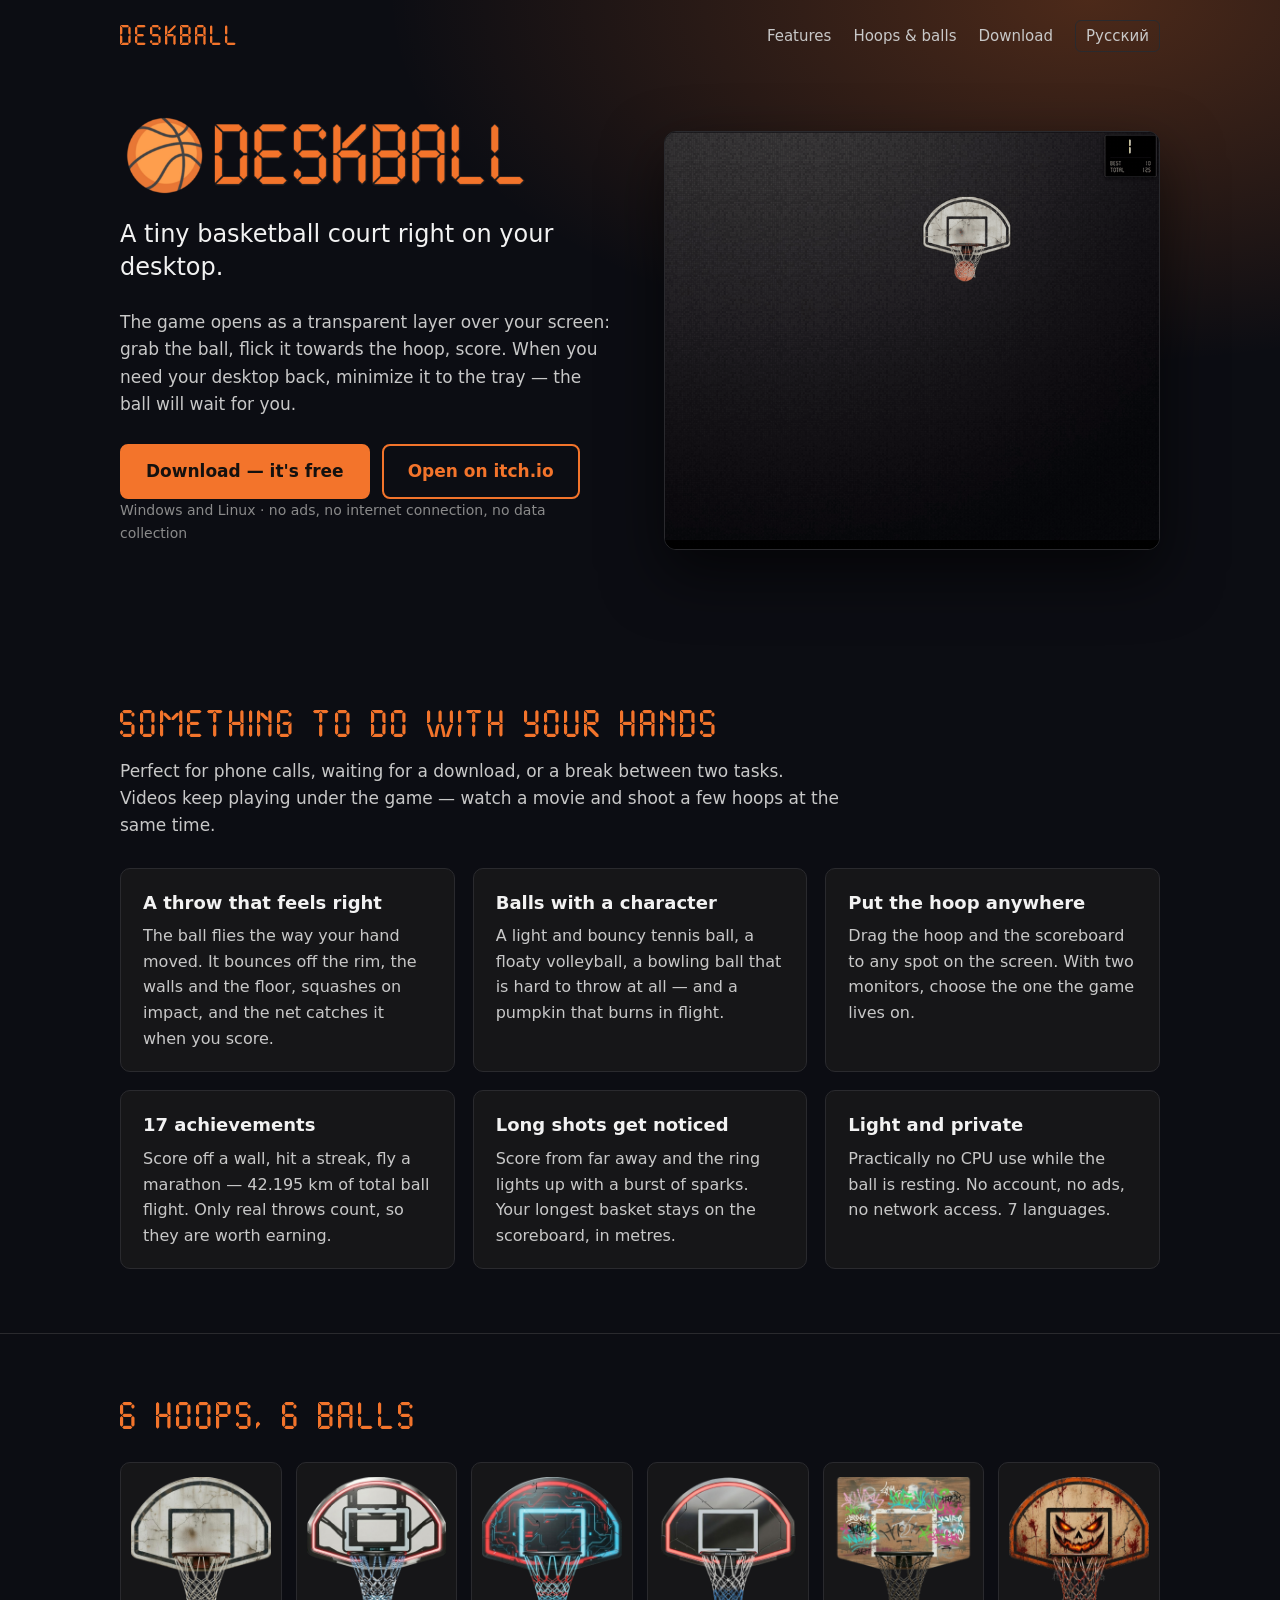
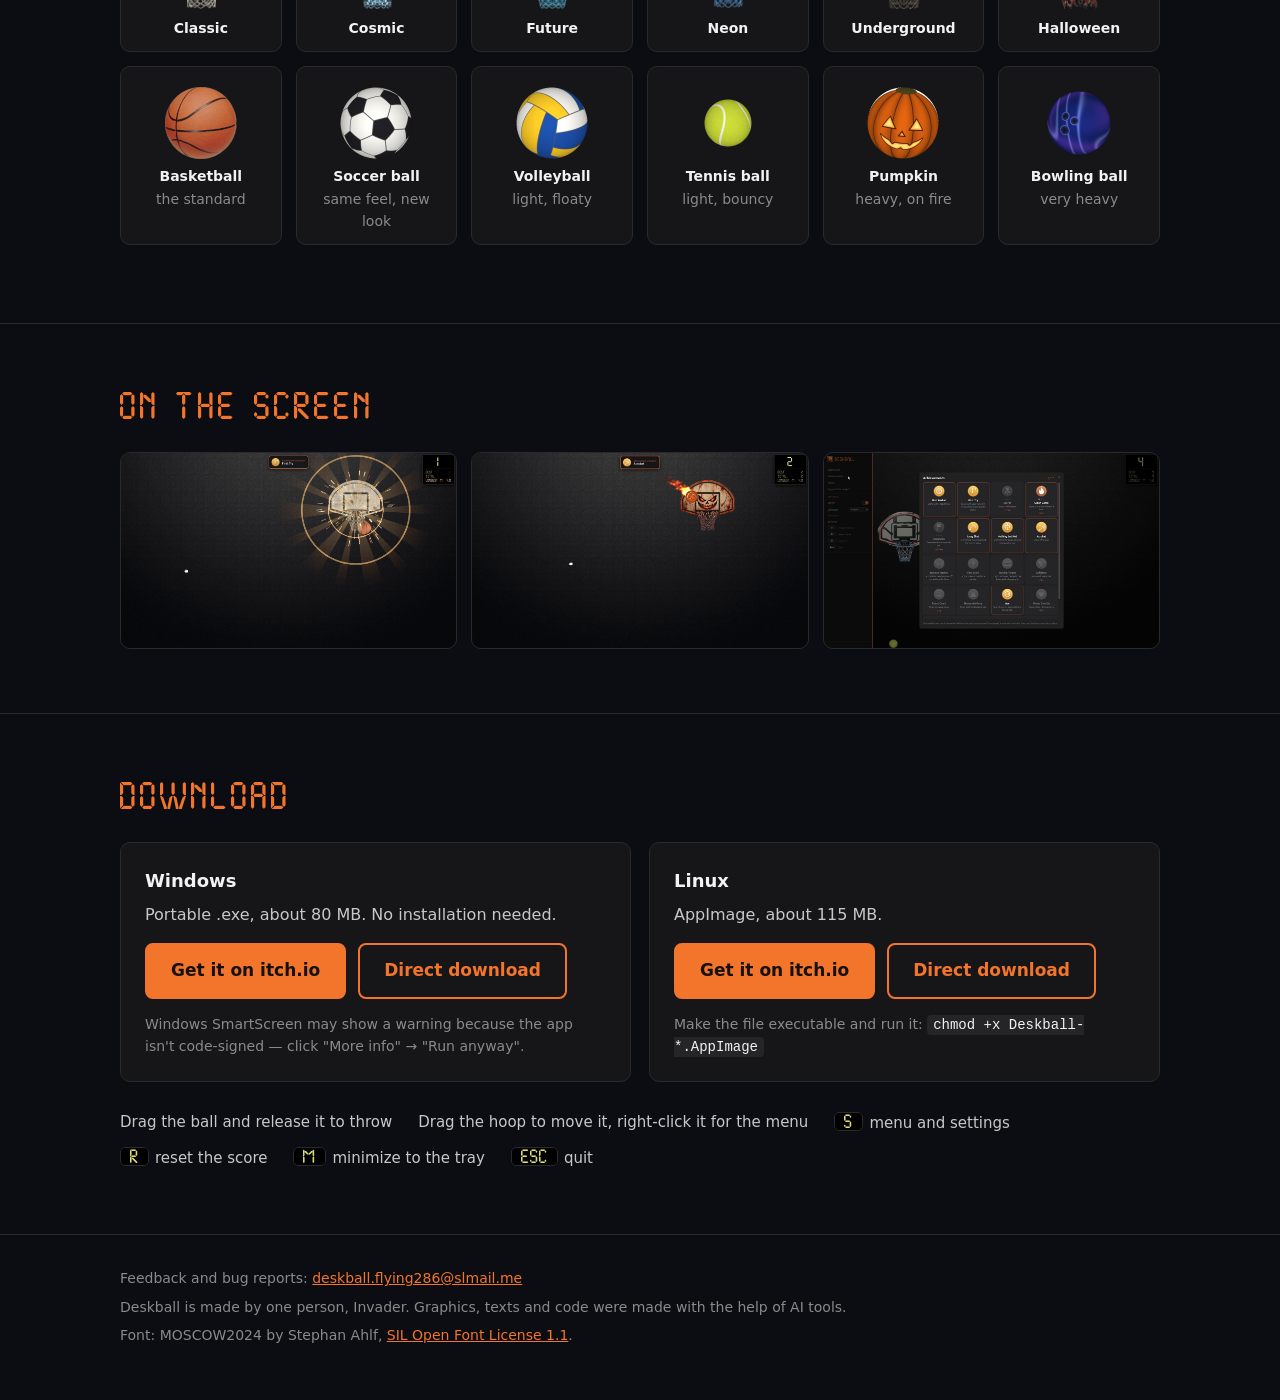
<file: index.html>
<!doctype html>
<html lang="en">
<head>
  <meta charset="utf-8">
  <meta name="viewport" content="width=device-width, initial-scale=1">
  <title>Deskball — basketball right on your desktop</title>
  <meta name="description" content="A tiny basketball court that floats over your desktop. Grab the ball, flick it at the hoop, score. Free for Windows and Linux.">
  <meta property="og:type" content="website">
  <meta property="og:title" content="Deskball — basketball right on your desktop">
  <meta property="og:description" content="A tiny basketball court that floats over your desktop. Free for Windows and Linux.">
  <meta property="og:image" content="https://invaderus.github.io/deskball/img/social.png">
  <meta name="twitter:card" content="summary_large_image">
  <link rel="alternate" hreflang="ru" href="ru/">
  <link rel="icon" href="img/favicon.png">
  <link rel="stylesheet" href="css/style.css">
</head>
<body>

<header class="hero">
  <div class="wrap top">
    <a class="brand" href="./">DESKBALL</a>
    <nav>
      <a class="hide-narrow" href="#features">Features</a>
      <a class="hide-narrow" href="#skins">Hoops &amp; balls</a>
      <a href="#download">Download</a>
      <a class="lang" href="ru/" lang="ru">Русский</a>
    </nav>
  </div>

  <div class="wrap hero-grid">
    <div>
      <h1><img src="img/logo.png" width="640" height="136" alt="Deskball"></h1>
      <p class="tagline">A tiny basketball court right on your desktop.</p>
      <p>The game opens as a transparent layer over your screen: grab the ball, flick it towards the hoop, score. When you need your desktop back, minimize it to the tray — the ball will wait for you.</p>
      <div class="buttons">
        <a class="button" href="#download">Download — it's free</a>
        <a class="button ghost" href="https://invaderus.itch.io/deskball">Open on itch.io</a>
      </div>
      <p class="note">Windows and Linux · no ads, no internet connection, no data collection</p>
    </div>
    <div class="screen">
      <img src="img/goal.gif" width="720" height="608" alt="A ball is thrown across the screen, drops through the hoop and bounces on the floor">
    </div>
  </div>
</header>

<main>

<section id="features">
  <div class="wrap">
    <h2>Something to do with your hands</h2>
    <p class="lead">Perfect for phone calls, waiting for a download, or a break between two tasks. Videos keep playing under the game — watch a movie and shoot a few hoops at the same time.</p>
    <div class="cards">
      <div class="card">
        <h3>A throw that feels right</h3>
        <p>The ball flies the way your hand moved. It bounces off the rim, the walls and the floor, squashes on impact, and the net catches it when you score.</p>
      </div>
      <div class="card">
        <h3>Balls with a character</h3>
        <p>A light and bouncy tennis ball, a floaty volleyball, a bowling ball that is hard to throw at all — and a pumpkin that burns in flight.</p>
      </div>
      <div class="card">
        <h3>Put the hoop anywhere</h3>
        <p>Drag the hoop and the scoreboard to any spot on the screen. With two monitors, choose the one the game lives on.</p>
      </div>
      <div class="card">
        <h3>17 achievements</h3>
        <p>Score off a wall, hit a streak, fly a marathon — 42.195 km of total ball flight. Only real throws count, so they are worth earning.</p>
      </div>
      <div class="card">
        <h3>Long shots get noticed</h3>
        <p>Score from far away and the ring lights up with a burst of sparks. Your longest basket stays on the scoreboard, in metres.</p>
      </div>
      <div class="card">
        <h3>Light and private</h3>
        <p>Practically no CPU use while the ball is resting. No account, no ads, no network access. 7 languages.</p>
      </div>
    </div>
  </div>
</section>

<section id="skins">
  <div class="wrap">
    <h2>6 hoops, 6 balls</h2>
    <div class="skins">
      <div class="skin"><img src="img/hoops/default.png" width="300" height="282" alt="" loading="lazy"><b>Classic</b></div>
      <div class="skin"><img src="img/hoops/cosmic.png" width="300" height="282" alt="" loading="lazy"><b>Cosmic</b></div>
      <div class="skin"><img src="img/hoops/future.png" width="300" height="282" alt="" loading="lazy"><b>Future</b></div>
      <div class="skin"><img src="img/hoops/neon.png" width="300" height="282" alt="" loading="lazy"><b>Neon</b></div>
      <div class="skin"><img src="img/hoops/underground.png" width="300" height="282" alt="" loading="lazy"><b>Underground</b></div>
      <div class="skin"><img src="img/hoops/halloween.png" width="300" height="282" alt="" loading="lazy"><b>Halloween</b></div>
    </div>
    <div class="skins">
      <div class="skin ball"><div class="pic"><img src="img/balls/default.png" width="72" height="72" alt="" loading="lazy"></div><b>Basketball</b><span>the standard</span></div>
      <div class="skin ball"><div class="pic"><img src="img/balls/soccer.png" width="72" height="72" alt="" loading="lazy"></div><b>Soccer ball</b><span>same feel, new look</span></div>
      <div class="skin ball"><div class="pic"><img src="img/balls/volleyball.png" width="72" height="72" alt="" loading="lazy"></div><b>Volleyball</b><span>light, floaty</span></div>
      <div class="skin ball"><div class="pic"><img src="img/balls/tennis.png" width="48" height="48" alt="" loading="lazy"></div><b>Tennis ball</b><span>light, bouncy</span></div>
      <div class="skin ball"><div class="pic"><img src="img/balls/pumpkin.png" width="72" height="72" alt="" loading="lazy"></div><b>Pumpkin</b><span>heavy, on fire</span></div>
      <div class="skin ball"><div class="pic"><img src="img/balls/bowling.png" width="64" height="64" alt="" loading="lazy"></div><b>Bowling ball</b><span>very heavy</span></div>
    </div>
  </div>
</section>

<section id="screenshots">
  <div class="wrap">
    <h2>On the screen</h2>
    <div class="shots">
      <a href="img/shot-sparks.jpg"><img src="img/shot-sparks.jpg" width="1280" height="743" alt="A long shot: the ring bursts into sparks" loading="lazy"></a>
      <a href="img/shot-pumpkin.jpg"><img src="img/shot-pumpkin.jpg" width="1280" height="743" alt="The burning pumpkin flying to the Halloween hoop" loading="lazy"></a>
      <a href="img/shot-achievements.jpg"><img src="img/shot-achievements.jpg" width="1280" height="743" alt="The achievements window" loading="lazy"></a>
    </div>
  </div>
</section>

<section id="download">
  <div class="wrap">
    <h2>Download</h2>
    <div class="download">
      <div class="card">
        <h3>Windows</h3>
        <p>Portable .exe, about 80 MB. No installation needed.</p>
        <div class="buttons">
          <a class="button" href="https://invaderus.itch.io/deskball">Get it on itch.io</a>
          <a class="button ghost" href="https://github.com/Invaderus/deskball/releases/latest/download/Deskball-1.3.0.exe">Direct download</a>
        </div>
        <p class="small">Windows SmartScreen may show a warning because the app isn't code-signed — click "More info" → "Run anyway".</p>
      </div>
      <div class="card">
        <h3>Linux</h3>
        <p>AppImage, about 115 MB.</p>
        <div class="buttons">
          <a class="button" href="https://invaderus.itch.io/deskball">Get it on itch.io</a>
          <a class="button ghost" href="https://github.com/Invaderus/deskball/releases/latest/download/Deskball-1.3.0.AppImage">Direct download</a>
        </div>
        <p class="small">Make the file executable and run it: <code>chmod +x Deskball-*.AppImage</code></p>
      </div>
    </div>
    <ul class="keys">
      <li>Drag the ball and release it to throw</li>
      <li>Drag the hoop to move it, right-click it for the menu</li>
      <li><kbd>S</kbd>menu and settings</li>
      <li><kbd>R</kbd>reset the score</li>
      <li><kbd>M</kbd>minimize to the tray</li>
      <li><kbd>Esc</kbd>quit</li>
    </ul>
  </div>
</section>

</main>

<footer>
  <div class="wrap">
    <p>Feedback and bug reports: <a href="mailto:deskball.flying286@slmail.me">deskball.flying286@slmail.me</a></p>
    <p>Deskball is made by one person, Invader. Graphics, texts and code were made with the help of AI tools.</p>
    <p>Font: MOSCOW2024 by Stephan Ahlf, <a href="fonts/OFL.txt">SIL Open Font License 1.1</a>.</p>
  </div>
</footer>

<script src="js/lightbox.js"></script>
</body>
</html>
</file>
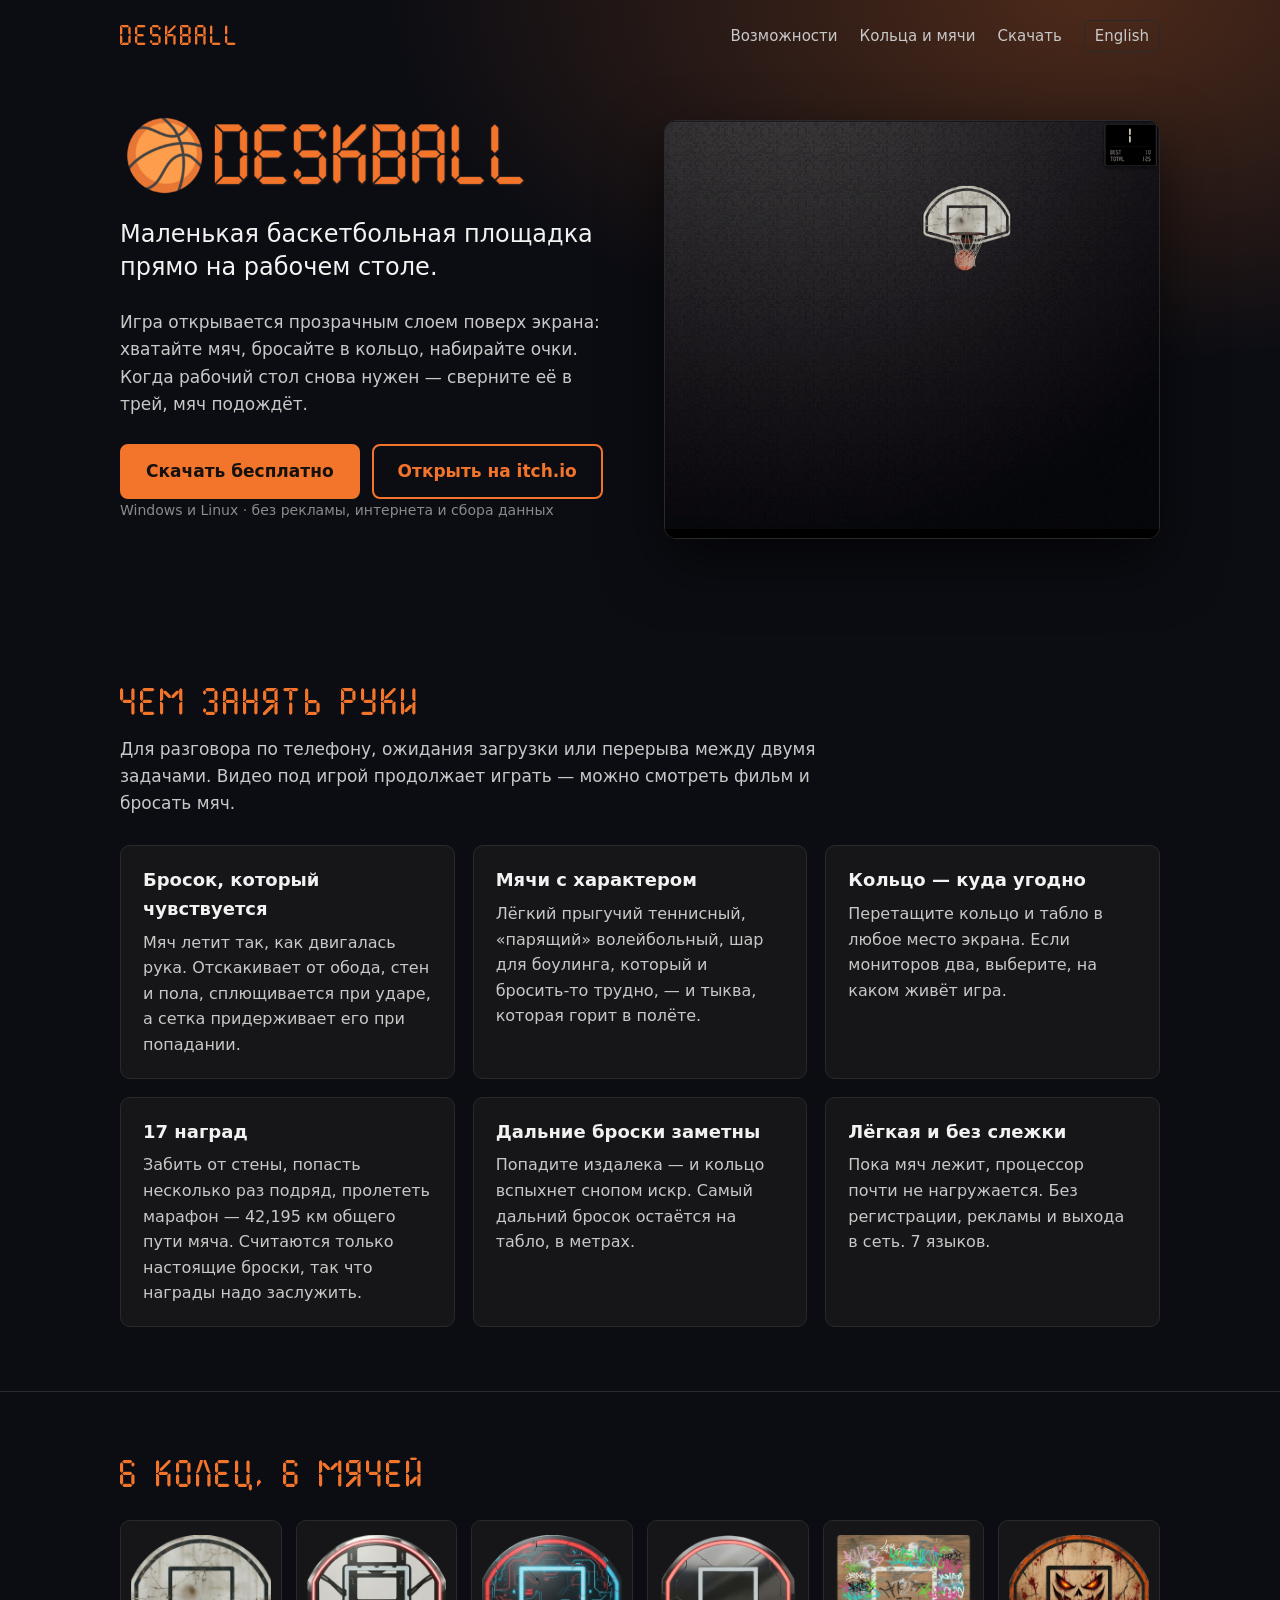
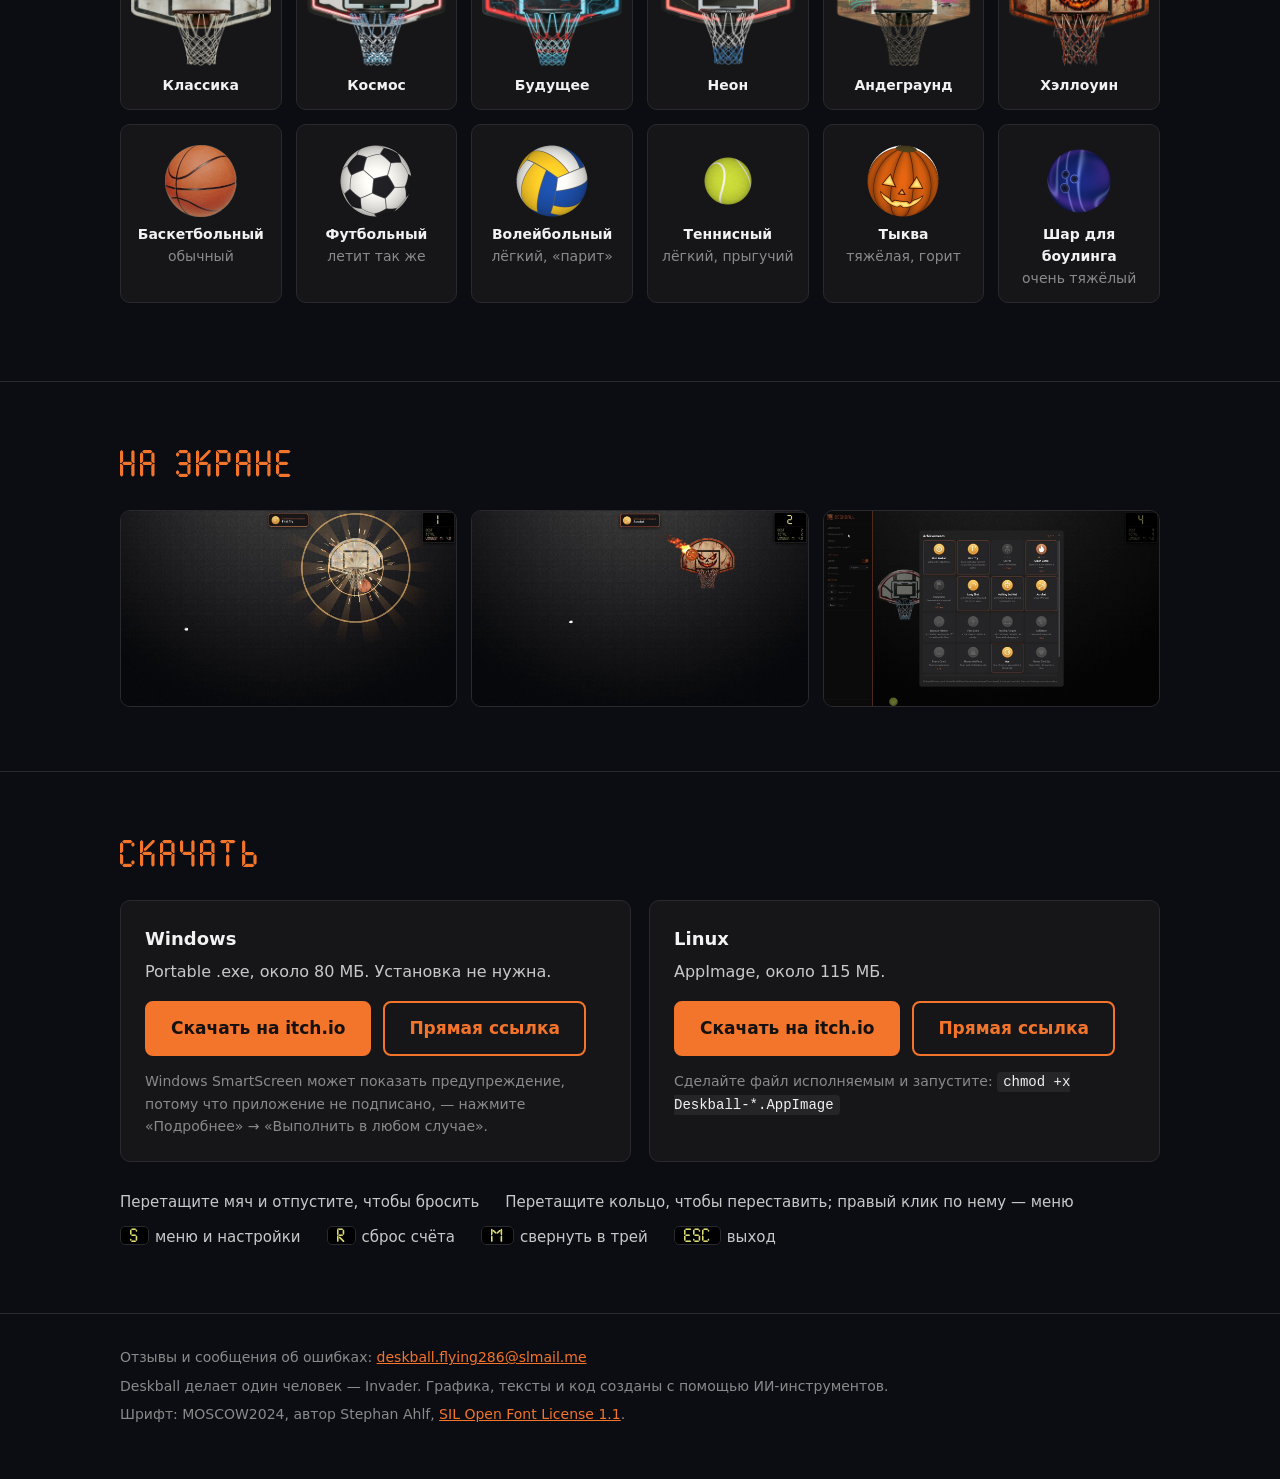
<file: ru/index.html>
<!doctype html>
<html lang="ru">
<head>
  <meta charset="utf-8">
  <meta name="viewport" content="width=device-width, initial-scale=1">
  <title>Deskball — баскетбол прямо на рабочем столе</title>
  <meta name="description" content="Маленькая баскетбольная площадка поверх рабочего стола. Хватайте мяч, бросайте в кольцо, набирайте очки. Бесплатно для Windows и Linux.">
  <meta property="og:type" content="website">
  <meta property="og:title" content="Deskball — баскетбол прямо на рабочем столе">
  <meta property="og:description" content="Маленькая баскетбольная площадка поверх рабочего стола. Бесплатно для Windows и Linux.">
  <meta property="og:image" content="https://invaderus.github.io/deskball/img/social.png">
  <meta name="twitter:card" content="summary_large_image">
  <link rel="alternate" hreflang="en" href="../">
  <link rel="icon" href="../img/favicon.png">
  <link rel="stylesheet" href="../css/style.css">
</head>
<body>

<header class="hero">
  <div class="wrap top">
    <a class="brand" href="./">DESKBALL</a>
    <nav>
      <a class="hide-narrow" href="#features">Возможности</a>
      <a class="hide-narrow" href="#skins">Кольца и мячи</a>
      <a href="#download">Скачать</a>
      <a class="lang" href="../" lang="en">English</a>
    </nav>
  </div>

  <div class="wrap hero-grid">
    <div>
      <h1><img src="../img/logo.png" width="640" height="136" alt="Deskball"></h1>
      <p class="tagline">Маленькая баскетбольная площадка прямо на рабочем столе.</p>
      <p>Игра открывается прозрачным слоем поверх экрана: хватайте мяч, бросайте в кольцо, набирайте очки. Когда рабочий стол снова нужен — сверните её в трей, мяч подождёт.</p>
      <div class="buttons">
        <a class="button" href="#download">Скачать бесплатно</a>
        <a class="button ghost" href="https://invaderus.itch.io/deskball">Открыть на itch.io</a>
      </div>
      <p class="note">Windows и Linux · без рекламы, интернета и сбора данных</p>
    </div>
    <div class="screen">
      <img src="../img/goal.gif" width="720" height="608" alt="Мяч летит через экран, падает в кольцо и отскакивает от пола">
    </div>
  </div>
</header>

<main>

<section id="features">
  <div class="wrap">
    <h2>Чем занять руки</h2>
    <p class="lead">Для разговора по телефону, ожидания загрузки или перерыва между двумя задачами. Видео под игрой продолжает играть — можно смотреть фильм и бросать мяч.</p>
    <div class="cards">
      <div class="card">
        <h3>Бросок, который чувствуется</h3>
        <p>Мяч летит так, как двигалась рука. Отскакивает от обода, стен и пола, сплющивается при ударе, а сетка придерживает его при попадании.</p>
      </div>
      <div class="card">
        <h3>Мячи с характером</h3>
        <p>Лёгкий прыгучий теннисный, «парящий» волейбольный, шар для боулинга, который и бросить-то трудно, — и тыква, которая горит в полёте.</p>
      </div>
      <div class="card">
        <h3>Кольцо — куда угодно</h3>
        <p>Перетащите кольцо и табло в любое место экрана. Если мониторов два, выберите, на каком живёт игра.</p>
      </div>
      <div class="card">
        <h3>17 наград</h3>
        <p>Забить от стены, попасть несколько раз подряд, пролететь марафон — 42,195 км общего пути мяча. Считаются только настоящие броски, так что награды надо заслужить.</p>
      </div>
      <div class="card">
        <h3>Дальние броски заметны</h3>
        <p>Попадите издалека — и кольцо вспыхнет снопом искр. Самый дальний бросок остаётся на табло, в метрах.</p>
      </div>
      <div class="card">
        <h3>Лёгкая и без слежки</h3>
        <p>Пока мяч лежит, процессор почти не нагружается. Без регистрации, рекламы и выхода в сеть. 7 языков.</p>
      </div>
    </div>
  </div>
</section>

<section id="skins">
  <div class="wrap">
    <h2>6 колец, 6 мячей</h2>
    <div class="skins">
      <div class="skin"><img src="../img/hoops/default.png" width="300" height="282" alt="" loading="lazy"><b>Классика</b></div>
      <div class="skin"><img src="../img/hoops/cosmic.png" width="300" height="282" alt="" loading="lazy"><b>Космос</b></div>
      <div class="skin"><img src="../img/hoops/future.png" width="300" height="282" alt="" loading="lazy"><b>Будущее</b></div>
      <div class="skin"><img src="../img/hoops/neon.png" width="300" height="282" alt="" loading="lazy"><b>Неон</b></div>
      <div class="skin"><img src="../img/hoops/underground.png" width="300" height="282" alt="" loading="lazy"><b>Андеграунд</b></div>
      <div class="skin"><img src="../img/hoops/halloween.png" width="300" height="282" alt="" loading="lazy"><b>Хэллоуин</b></div>
    </div>
    <div class="skins">
      <div class="skin ball"><div class="pic"><img src="../img/balls/default.png" width="72" height="72" alt="" loading="lazy"></div><b>Баскетбольный</b><span>обычный</span></div>
      <div class="skin ball"><div class="pic"><img src="../img/balls/soccer.png" width="72" height="72" alt="" loading="lazy"></div><b>Футбольный</b><span>летит так же</span></div>
      <div class="skin ball"><div class="pic"><img src="../img/balls/volleyball.png" width="72" height="72" alt="" loading="lazy"></div><b>Волейбольный</b><span>лёгкий, «парит»</span></div>
      <div class="skin ball"><div class="pic"><img src="../img/balls/tennis.png" width="48" height="48" alt="" loading="lazy"></div><b>Теннисный</b><span>лёгкий, прыгучий</span></div>
      <div class="skin ball"><div class="pic"><img src="../img/balls/pumpkin.png" width="72" height="72" alt="" loading="lazy"></div><b>Тыква</b><span>тяжёлая, горит</span></div>
      <div class="skin ball"><div class="pic"><img src="../img/balls/bowling.png" width="64" height="64" alt="" loading="lazy"></div><b>Шар для боулинга</b><span>очень тяжёлый</span></div>
    </div>
  </div>
</section>

<section id="screenshots">
  <div class="wrap">
    <h2>На экране</h2>
    <div class="shots">
      <a href="../img/shot-sparks.jpg"><img src="../img/shot-sparks.jpg" width="1280" height="743" alt="Дальний бросок: кольцо вспыхивает искрами" loading="lazy"></a>
      <a href="../img/shot-pumpkin.jpg"><img src="../img/shot-pumpkin.jpg" width="1280" height="743" alt="Горящая тыква летит к хэллоуинскому кольцу" loading="lazy"></a>
      <a href="../img/shot-achievements.jpg"><img src="../img/shot-achievements.jpg" width="1280" height="743" alt="Окно наград" loading="lazy"></a>
    </div>
  </div>
</section>

<section id="download">
  <div class="wrap">
    <h2>Скачать</h2>
    <div class="download">
      <div class="card">
        <h3>Windows</h3>
        <p>Portable .exe, около 80 МБ. Установка не нужна.</p>
        <div class="buttons">
          <a class="button" href="https://invaderus.itch.io/deskball">Скачать на itch.io</a>
          <a class="button ghost" href="https://github.com/Invaderus/deskball/releases/latest/download/Deskball-1.3.0.exe">Прямая ссылка</a>
        </div>
        <p class="small">Windows SmartScreen может показать предупреждение, потому что приложение не подписано, — нажмите «Подробнее» → «Выполнить в любом случае».</p>
      </div>
      <div class="card">
        <h3>Linux</h3>
        <p>AppImage, около 115 МБ.</p>
        <div class="buttons">
          <a class="button" href="https://invaderus.itch.io/deskball">Скачать на itch.io</a>
          <a class="button ghost" href="https://github.com/Invaderus/deskball/releases/latest/download/Deskball-1.3.0.AppImage">Прямая ссылка</a>
        </div>
        <p class="small">Сделайте файл исполняемым и запустите: <code>chmod +x Deskball-*.AppImage</code></p>
      </div>
    </div>
    <ul class="keys">
      <li>Перетащите мяч и отпустите, чтобы бросить</li>
      <li>Перетащите кольцо, чтобы переставить; правый клик по нему — меню</li>
      <li><kbd>S</kbd>меню и настройки</li>
      <li><kbd>R</kbd>сброс счёта</li>
      <li><kbd>M</kbd>свернуть в трей</li>
      <li><kbd>Esc</kbd>выход</li>
    </ul>
  </div>
</section>

</main>

<footer>
  <div class="wrap">
    <p>Отзывы и сообщения об ошибках: <a href="mailto:deskball.flying286@slmail.me">deskball.flying286@slmail.me</a></p>
    <p>Deskball делает один человек — Invader. Графика, тексты и код созданы с помощью ИИ-инструментов.</p>
    <p>Шрифт: MOSCOW2024, автор Stephan Ahlf, <a href="../fonts/OFL.txt">SIL Open Font License 1.1</a>.</p>
  </div>
</footer>

<script src="../js/lightbox.js"></script>
</body>
</html>
</file>
<file: css/style.css>
@font-face {
  font-family: 'Deskball';
  src: url('../fonts/deskball.otf') format('opentype');
  font-display: swap;
}

:root {
  --bg: #0c0d13;
  --panel: #161618;
  --line: #2a2a2e;
  --text: #c8c8c8;
  --dim: #8a8a8a;
  --bright: #f2f2f2;
  --accent: #F3742B;
  --score: #DEDC70;
}

* { box-sizing: border-box; }

html { scroll-behavior: smooth; }

body {
  margin: 0;
  background: var(--bg);
  color: var(--text);
  font: 17px/1.6 -apple-system, BlinkMacSystemFont, 'Segoe UI', 'Ubuntu', 'Cantarell', system-ui, sans-serif;
}

img { max-width: 100%; height: auto; display: block; }

a { color: var(--accent); }

.wrap {
  max-width: 1080px;
  margin: 0 auto;
  padding: 0 20px;
}

/* top bar */

.top {
  display: flex;
  align-items: center;
  justify-content: space-between;
  padding-top: 18px;
  padding-bottom: 18px;
}

.top nav {
  display: flex;
  gap: 22px;
  align-items: center;
  font-size: 15px;
}

.top nav a {
  color: var(--text);
  text-decoration: none;
}

.top nav a:hover { color: var(--accent); }

.top .brand {
  font-family: 'Deskball', sans-serif;
  color: var(--accent);
  font-size: 22px;
  letter-spacing: 2px;
  text-decoration: none;
}

.top .lang {
  border: 1px solid var(--line);
  border-radius: 6px;
  padding: 3px 10px;
}

/* hero */

.hero {
  background: radial-gradient(1000px 520px at 85% 0%, rgba(243, 116, 43, 0.28), transparent 70%);
}

.hero-grid {
  display: grid;
  grid-template-columns: 1fr 1fr;
  gap: 48px;
  align-items: center;
  padding-top: 40px;
  padding-bottom: 72px;
}

.hero h1 { margin: 0 0 18px; }

.hero h1 img { width: 420px; }

.tagline {
  font-size: 24px;
  line-height: 1.35;
  color: var(--bright);
  margin: 0 0 14px;
}

.hero p { margin: 0 0 26px; }

.buttons {
  display: flex;
  flex-wrap: wrap;
  gap: 12px;
}

.button {
  display: inline-block;
  padding: 12px 24px;
  border-radius: 8px;
  border: 2px solid var(--accent);
  background: var(--accent);
  color: #14110f;
  font-weight: 700;
  text-decoration: none;
  transition: filter 0.15s, background 0.15s;
}

.button:hover { filter: brightness(1.12); }

.button.ghost {
  background: transparent;
  color: var(--accent);
}

.button.ghost:hover { background: rgba(243, 116, 43, 0.12); }

.note {
  font-size: 14px;
  color: var(--dim);
  margin-top: 14px;
}

.screen {
  border: 1px solid var(--line);
  border-radius: 12px;
  overflow: hidden;
  background: #000;
  box-shadow: 0 24px 60px rgba(0, 0, 0, 0.6);
}

/* sections */

section { padding: 64px 0; }

section + section { border-top: 1px solid var(--line); }

h2 {
  font-family: 'Deskball', sans-serif;
  font-weight: normal;
  color: var(--accent);
  font-size: 30px;
  letter-spacing: 2px;
  line-height: 1.2;
  margin: 0 0 28px;
}

h3 {
  color: var(--bright);
  font-size: 18px;
  margin: 0 0 6px;
}

.lead {
  max-width: 720px;
  margin: -12px 0 28px;
}

.cards {
  display: grid;
  grid-template-columns: repeat(3, 1fr);
  gap: 18px;
}

.card {
  background: var(--panel);
  border: 1px solid var(--line);
  border-radius: 10px;
  padding: 20px 22px;
}

.card p { margin: 0; font-size: 16px; }

/* skins */

.skins {
  display: grid;
  grid-template-columns: repeat(6, 1fr);
  gap: 14px;
  margin-bottom: 14px;
}

.skin {
  background: var(--panel);
  border: 1px solid var(--line);
  border-radius: 10px;
  padding: 14px 10px 12px;
  text-align: center;
  font-size: 14px;
  transition: border-color 0.15s, transform 0.15s;
}

.skin:hover {
  border-color: var(--accent);
  transform: translateY(-3px);
}

.skin img { margin: 0 auto 8px; }

.skin.ball .pic {
  height: 84px;
  display: flex;
  align-items: center;
  justify-content: center;
}

.skin.ball img { margin: 0; }

.skin b {
  display: block;
  color: var(--bright);
  font-weight: 600;
}

.skin span { color: var(--dim); }

/* screenshots */

.shots {
  display: grid;
  grid-template-columns: repeat(3, 1fr);
  gap: 14px;
}

.shots a {
  border: 1px solid var(--line);
  border-radius: 10px;
  overflow: hidden;
}

.shots a:hover { border-color: var(--accent); }

/* download */

.download {
  display: grid;
  grid-template-columns: 1fr 1fr;
  gap: 18px;
}

.download .card { padding: 24px; }

.download .buttons { margin: 16px 0 14px; }

.download .card p.small {
  font-size: 14px;
  color: var(--dim);
}

code {
  font: 14px ui-monospace, 'Ubuntu Mono', Menlo, Consolas, monospace;
  background: #252527;
  border-radius: 4px;
  padding: 2px 6px;
  color: var(--bright);
}

.keys {
  display: flex;
  flex-wrap: wrap;
  gap: 10px 26px;
  margin: 28px 0 0;
  padding: 0;
  list-style: none;
  font-size: 15px;
}

kbd {
  font-family: 'Deskball', sans-serif;
  color: var(--score);
  background: #000;
  border: 1px solid var(--line);
  border-radius: 5px;
  padding: 2px 9px;
  margin-right: 6px;
}

/* footer */

footer {
  border-top: 1px solid var(--line);
  padding: 32px 0 48px;
  font-size: 14px;
  color: var(--dim);
}

footer p { margin: 0 0 6px; }

@media (max-width: 860px) {
  .hero-grid { grid-template-columns: 1fr; gap: 32px; padding-bottom: 48px; }
  .hero h1 img { width: 320px; }
  .tagline { font-size: 21px; }
  .cards { grid-template-columns: 1fr 1fr; }
  .skins { grid-template-columns: repeat(3, 1fr); }
  .shots { grid-template-columns: 1fr; }
  .download { grid-template-columns: 1fr; }
  .top nav a.hide-narrow { display: none; }
  section { padding: 44px 0; }
}

@media (max-width: 520px) {
  .cards { grid-template-columns: 1fr; }
  .skins { grid-template-columns: 1fr 1fr; }
}

/* screenshot preview (js/lightbox.js) */

.shots a { cursor: zoom-in; }

.lightbox {
  position: fixed;
  inset: 0;
  z-index: 100;
  display: flex;
  align-items: center;
  justify-content: center;
  padding: 56px 64px;
  background: rgba(5, 6, 10, 0.92);
  cursor: zoom-out;
}

.lightbox[hidden] { display: none; }

.lightbox img {
  max-width: 100%;
  max-height: 100%;
  border: 1px solid var(--line);
  border-radius: 8px;
  box-shadow: 0 24px 60px rgba(0, 0, 0, 0.6);
}

.lightbox button {
  position: absolute;
  border: 0;
  background: none;
  color: var(--text);
  font: 44px/1 sans-serif;
  padding: 8px 14px;
  cursor: pointer;
}

.lightbox button:hover { color: var(--accent); }

.lightbox-close { top: 8px; right: 12px; }
.lightbox-prev { left: 8px; top: 50%; transform: translateY(-50%); }
.lightbox-next { right: 8px; top: 50%; transform: translateY(-50%); }

body.lightbox-open { overflow: hidden; }

@media (max-width: 520px) {
  .lightbox { padding: 56px 8px; }
  .lightbox-prev, .lightbox-next { top: auto; bottom: 8px; transform: none; }
}
</file>
